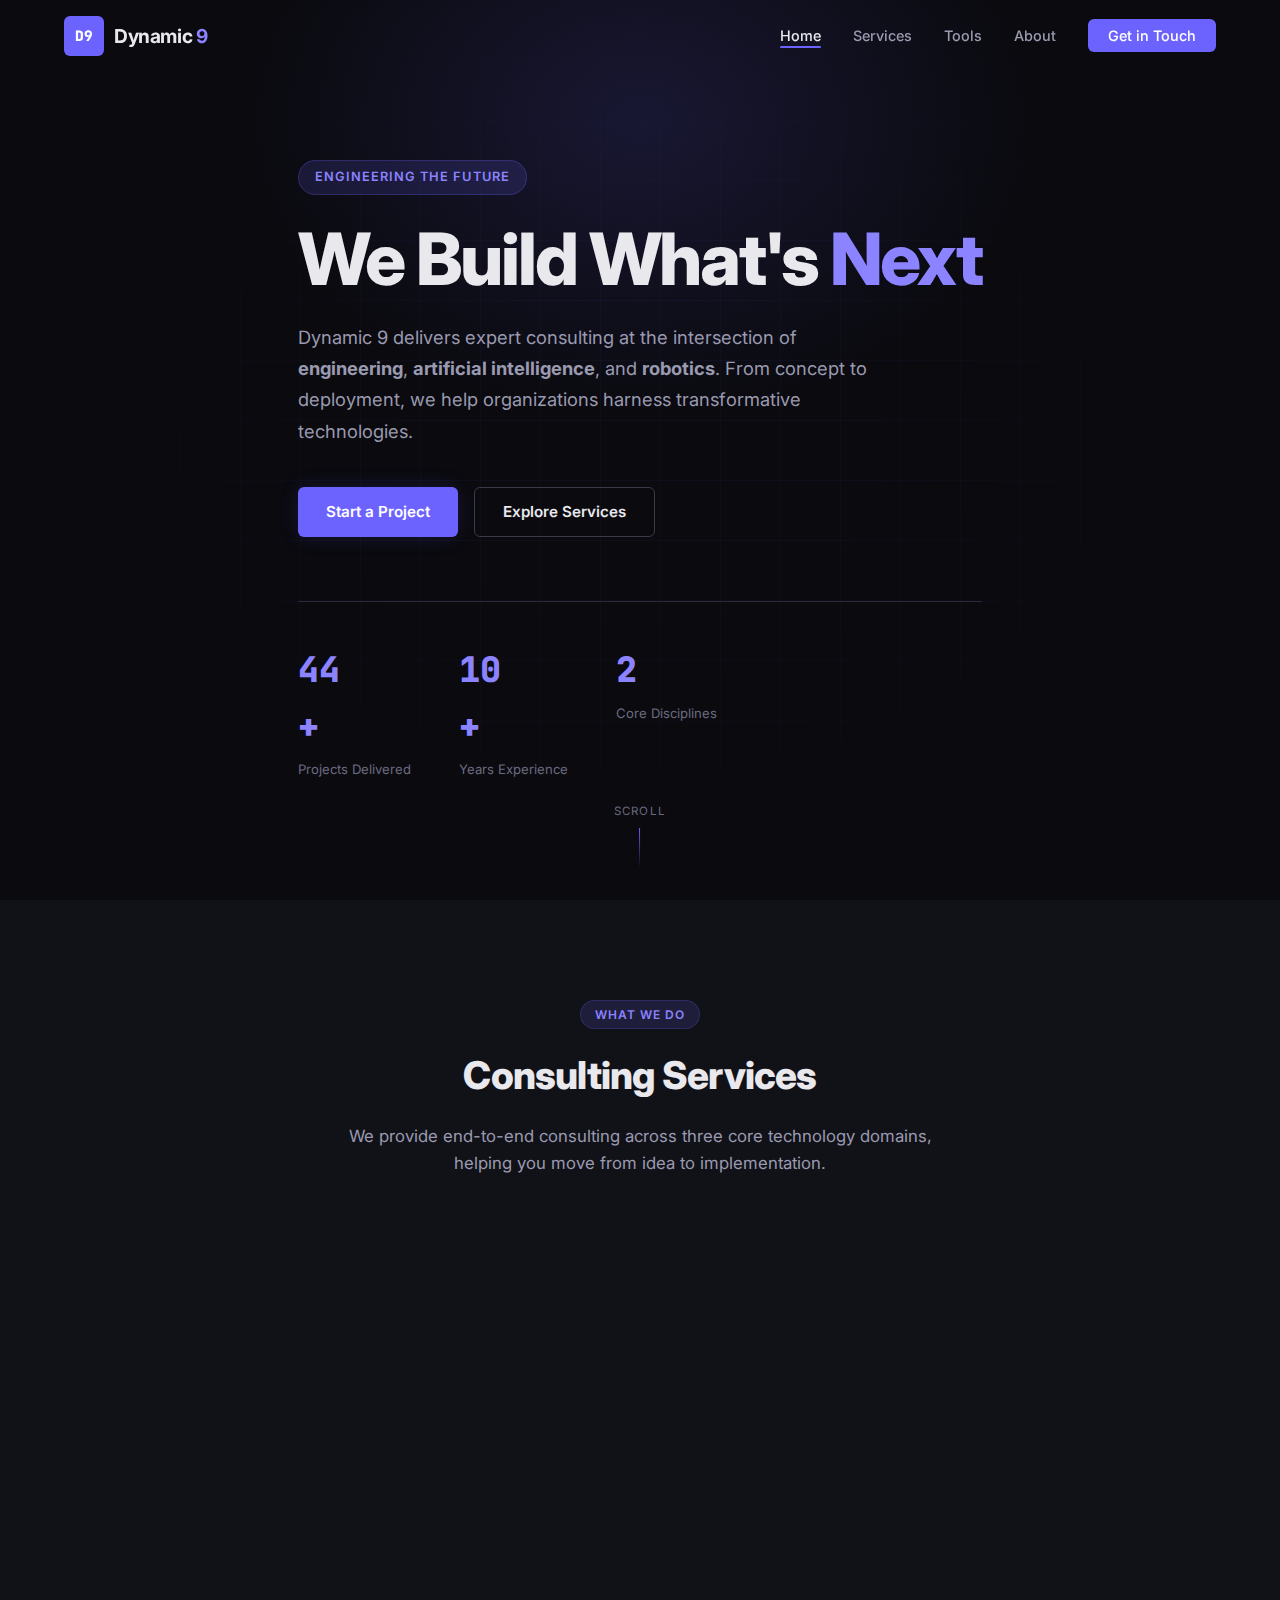
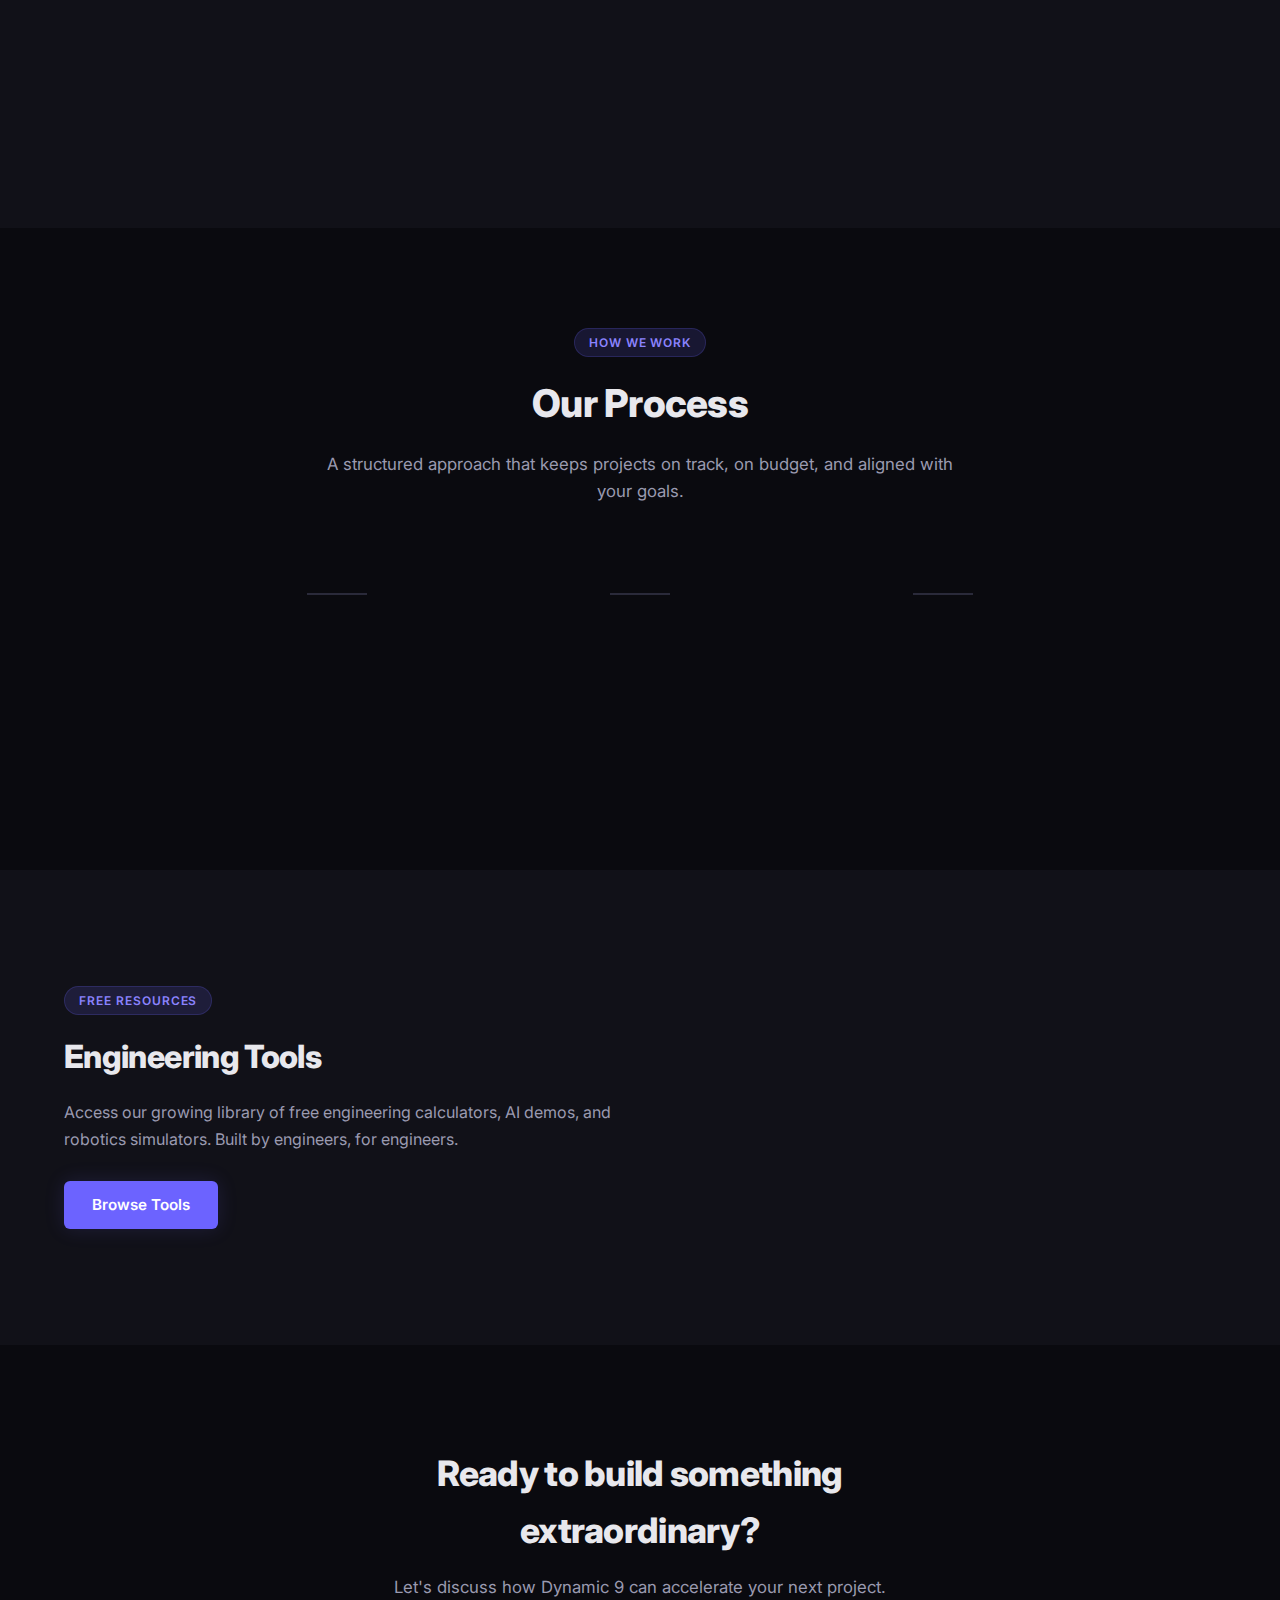
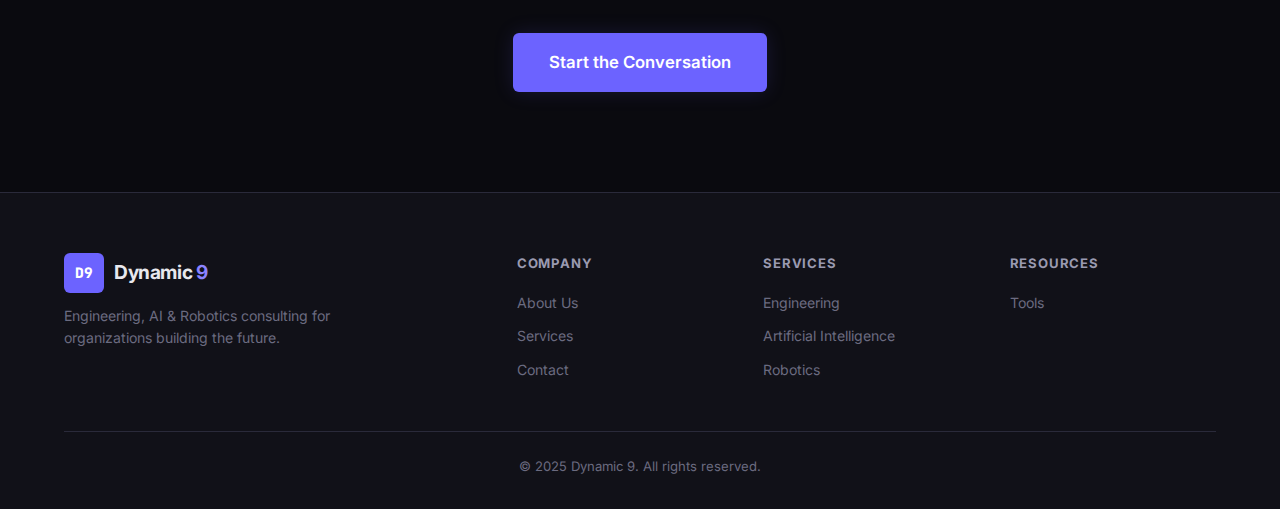
<file: index.html>
<!DOCTYPE html>
<html lang="en">
<head>
    <meta charset="UTF-8">
    <meta name="viewport" content="width=device-width, initial-scale=1.0">
    <meta name="description" content="Dynamic 9 — Engineering, AI & Robotics consulting services. We help businesses innovate through cutting-edge technology solutions.">
    <title>Dynamic 9 | Engineering, AI & Robotics Consulting</title>
    <link rel="stylesheet" href="css/style.css">
    <link rel="preconnect" href="https://fonts.googleapis.com">
    <link rel="preconnect" href="https://fonts.gstatic.com" crossorigin>
    <link href="https://fonts.googleapis.com/css2?family=Inter:wght@300;400;500;600;700;800&family=JetBrains+Mono:wght@400;500&display=swap" rel="stylesheet">
</head>
<body>
    <!-- Navigation -->
    <nav class="navbar" id="navbar">
        <div class="container nav-container">
            <a href="index.html" class="logo">
                <span class="logo-icon">D9</span>
                <span class="logo-text">Dynamic <span class="accent">9</span></span>
            </a>
            <ul class="nav-links" id="navLinks">
                <li><a href="index.html" class="active">Home</a></li>
                <li><a href="#services">Services</a></li>
                <li><a href="pages/tools.html">Tools</a></li>
                <li><a href="pages/about.html">About</a></li>
                <li><a href="pages/contact.html" class="nav-cta">Get in Touch</a></li>
            </ul>
            <button class="mobile-toggle" id="mobileToggle" aria-label="Toggle navigation">
                <span></span>
                <span></span>
                <span></span>
            </button>
        </div>
    </nav>

    <!-- Hero Section -->
    <header class="hero">
        <div class="hero-bg">
            <div class="grid-overlay"></div>
            <div class="hero-glow"></div>
        </div>
        <div class="container hero-content">
            <div class="hero-badge">Engineering the Future</div>
            <h1>We Build What's <span class="accent">Next</span></h1>
            <p class="hero-subtitle">
                Dynamic 9 delivers expert consulting at the intersection of
                <strong>engineering</strong>, <strong>artificial intelligence</strong>,
                and <strong>robotics</strong>. From concept to deployment, we help
                organizations harness transformative technologies.
            </p>
            <div class="hero-actions">
                <a href="pages/contact.html" class="btn btn-primary">Start a Project</a>
                <a href="#services" class="btn btn-outline">Explore Services</a>
            </div>
            <div class="hero-stats">
                <div class="stat">
                    <span class="stat-number" data-target="50">0</span><span class="stat-suffix">+</span>
                    <span class="stat-label">Projects Delivered</span>
                </div>
                <div class="stat">
                    <span class="stat-number" data-target="12">0</span><span class="stat-suffix">+</span>
                    <span class="stat-label">Years Experience</span>
                </div>
                <div class="stat">
                    <span class="stat-number" data-target="3">0</span>
                    <span class="stat-label">Core Disciplines</span>
                </div>
            </div>
        </div>
        <div class="scroll-indicator">
            <span>Scroll</span>
            <div class="scroll-line"></div>
        </div>
    </header>

    <!-- Services Section -->
    <section class="services" id="services">
        <div class="container">
            <div class="section-header">
                <span class="section-tag">What We Do</span>
                <h2>Consulting Services</h2>
                <p>We provide end-to-end consulting across three core technology domains, helping you move from idea to implementation.</p>
            </div>
            <div class="services-grid">
                <!-- Engineering -->
                <div class="service-card">
                    <div class="service-icon">
                        <svg viewBox="0 0 48 48" fill="none" stroke="currentColor" stroke-width="2">
                            <path d="M6 38L24 6l18 32H6z"/>
                            <circle cx="24" cy="28" r="4"/>
                            <line x1="24" y1="14" x2="24" y2="22"/>
                        </svg>
                    </div>
                    <h3>Engineering</h3>
                    <p>
                        Systems design, structural analysis, process optimization, and
                        product development. We bring rigorous engineering discipline
                        to every challenge.
                    </p>
                    <ul class="service-list">
                        <li>Mechanical & Structural Design</li>
                        <li>Systems Engineering</li>
                        <li>Process Optimization</li>
                        <li>Prototyping & Testing</li>
                    </ul>
                    <a href="pages/contact.html" class="service-link">Learn more &rarr;</a>
                </div>

                <!-- AI -->
                <div class="service-card featured">
                    <div class="service-badge">High Demand</div>
                    <div class="service-icon">
                        <svg viewBox="0 0 48 48" fill="none" stroke="currentColor" stroke-width="2">
                            <circle cx="24" cy="24" r="8"/>
                            <circle cx="10" cy="12" r="4"/>
                            <circle cx="38" cy="12" r="4"/>
                            <circle cx="10" cy="36" r="4"/>
                            <circle cx="38" cy="36" r="4"/>
                            <line x1="18" y1="19" x2="13" y2="15"/>
                            <line x1="30" y1="19" x2="35" y2="15"/>
                            <line x1="18" y1="29" x2="13" y2="33"/>
                            <line x1="30" y1="29" x2="35" y2="33"/>
                        </svg>
                    </div>
                    <h3>Artificial Intelligence</h3>
                    <p>
                        Machine learning strategy, model development, data pipelines,
                        and AI integration. We make AI practical and production-ready
                        for your business.
                    </p>
                    <ul class="service-list">
                        <li>ML Model Development</li>
                        <li>Computer Vision Systems</li>
                        <li>NLP & Conversational AI</li>
                        <li>AI Strategy & Roadmapping</li>
                    </ul>
                    <a href="pages/contact.html" class="service-link">Learn more &rarr;</a>
                </div>

                <!-- Robotics -->
                <div class="service-card">
                    <div class="service-icon">
                        <svg viewBox="0 0 48 48" fill="none" stroke="currentColor" stroke-width="2">
                            <rect x="14" y="8" width="20" height="16" rx="3"/>
                            <circle cx="20" cy="16" r="2"/>
                            <circle cx="28" cy="16" r="2"/>
                            <line x1="20" y1="20" x2="28" y2="20"/>
                            <rect x="10" y="28" width="28" height="12" rx="3"/>
                            <line x1="24" y1="24" x2="24" y2="28"/>
                            <line x1="16" y1="40" x2="16" y2="44"/>
                            <line x1="32" y1="40" x2="32" y2="44"/>
                        </svg>
                    </div>
                    <h3>Robotics</h3>
                    <p>
                        Robotic system design, automation solutions, ROS development,
                        and autonomous systems. We bring intelligent machines from
                        the lab to the field.
                    </p>
                    <ul class="service-list">
                        <li>Robotic System Design</li>
                        <li>Industrial Automation</li>
                        <li>Autonomous Navigation</li>
                        <li>Sensor Integration</li>
                    </ul>
                    <a href="pages/contact.html" class="service-link">Learn more &rarr;</a>
                </div>
            </div>
        </div>
    </section>

    <!-- Process Section -->
    <section class="process">
        <div class="container">
            <div class="section-header">
                <span class="section-tag">How We Work</span>
                <h2>Our Process</h2>
                <p>A structured approach that keeps projects on track, on budget, and aligned with your goals.</p>
            </div>
            <div class="process-steps">
                <div class="process-step">
                    <div class="step-number">01</div>
                    <h3>Discover</h3>
                    <p>We learn your business, define the problem space, and identify opportunities where technology creates real value.</p>
                </div>
                <div class="process-connector"></div>
                <div class="process-step">
                    <div class="step-number">02</div>
                    <h3>Design</h3>
                    <p>Architecture, prototyping, and technical planning. We map the solution before writing a single line of code.</p>
                </div>
                <div class="process-connector"></div>
                <div class="process-step">
                    <div class="step-number">03</div>
                    <h3>Develop</h3>
                    <p>Iterative engineering with regular checkpoints. You stay informed and in control throughout development.</p>
                </div>
                <div class="process-connector"></div>
                <div class="process-step">
                    <div class="step-number">04</div>
                    <h3>Deploy</h3>
                    <p>Launch, monitor, and optimize. We ensure your solution performs in the real world, not just in the lab.</p>
                </div>
            </div>
        </div>
    </section>

    <!-- Tools Teaser -->
    <section class="tools-teaser">
        <div class="container">
            <div class="tools-teaser-inner">
                <div class="tools-teaser-content">
                    <span class="section-tag">Free Resources</span>
                    <h2>Engineering Tools</h2>
                    <p>
                        Access our growing library of free engineering calculators,
                        AI demos, and robotics simulators. Built by engineers, for engineers.
                    </p>
                    <a href="pages/tools.html" class="btn btn-primary">Browse Tools</a>
                </div>
                <div class="tools-teaser-grid">
                    <div class="tool-preview">
                        <div class="tool-preview-icon">&#9881;</div>
                        <span>Unit Converter</span>
                    </div>
                    <div class="tool-preview">
                        <div class="tool-preview-icon">&#9889;</div>
                        <span>Load Calculator</span>
                    </div>
                    <div class="tool-preview">
                        <div class="tool-preview-icon">&#128202;</div>
                        <span>Data Visualizer</span>
                    </div>
                    <div class="tool-preview">
                        <div class="tool-preview-icon">&#129302;</div>
                        <span>AI Readiness Quiz</span>
                    </div>
                </div>
            </div>
        </div>
    </section>

    <!-- CTA Section -->
    <section class="cta">
        <div class="container">
            <div class="cta-content">
                <h2>Ready to build something extraordinary?</h2>
                <p>Let's discuss how Dynamic 9 can accelerate your next project.</p>
                <a href="pages/contact.html" class="btn btn-primary btn-lg">Start the Conversation</a>
            </div>
        </div>
    </section>

    <!-- Footer -->
    <footer class="footer">
        <div class="container">
            <div class="footer-grid">
                <div class="footer-brand">
                    <a href="index.html" class="logo">
                        <span class="logo-icon">D9</span>
                        <span class="logo-text">Dynamic <span class="accent">9</span></span>
                    </a>
                    <p>Engineering, AI & Robotics consulting for organizations building the future.</p>
                </div>
                <div class="footer-links">
                    <h4>Company</h4>
                    <ul>
                        <li><a href="pages/about.html">About Us</a></li>
                        <li><a href="#services">Services</a></li>
                        <li><a href="pages/contact.html">Contact</a></li>
                    </ul>
                </div>
                <div class="footer-links">
                    <h4>Services</h4>
                    <ul>
                        <li><a href="#services">Engineering</a></li>
                        <li><a href="#services">Artificial Intelligence</a></li>
                        <li><a href="#services">Robotics</a></li>
                    </ul>
                </div>
                <div class="footer-links">
                    <h4>Resources</h4>
                    <ul>
                        <li><a href="pages/tools.html">Tools</a></li>
                    </ul>
                </div>
            </div>
            <div class="footer-bottom">
                <p>&copy; 2025 Dynamic 9. All rights reserved.</p>
            </div>
        </div>
    </footer>

    <script src="js/main.js"></script>
</body>
</html>
</file>
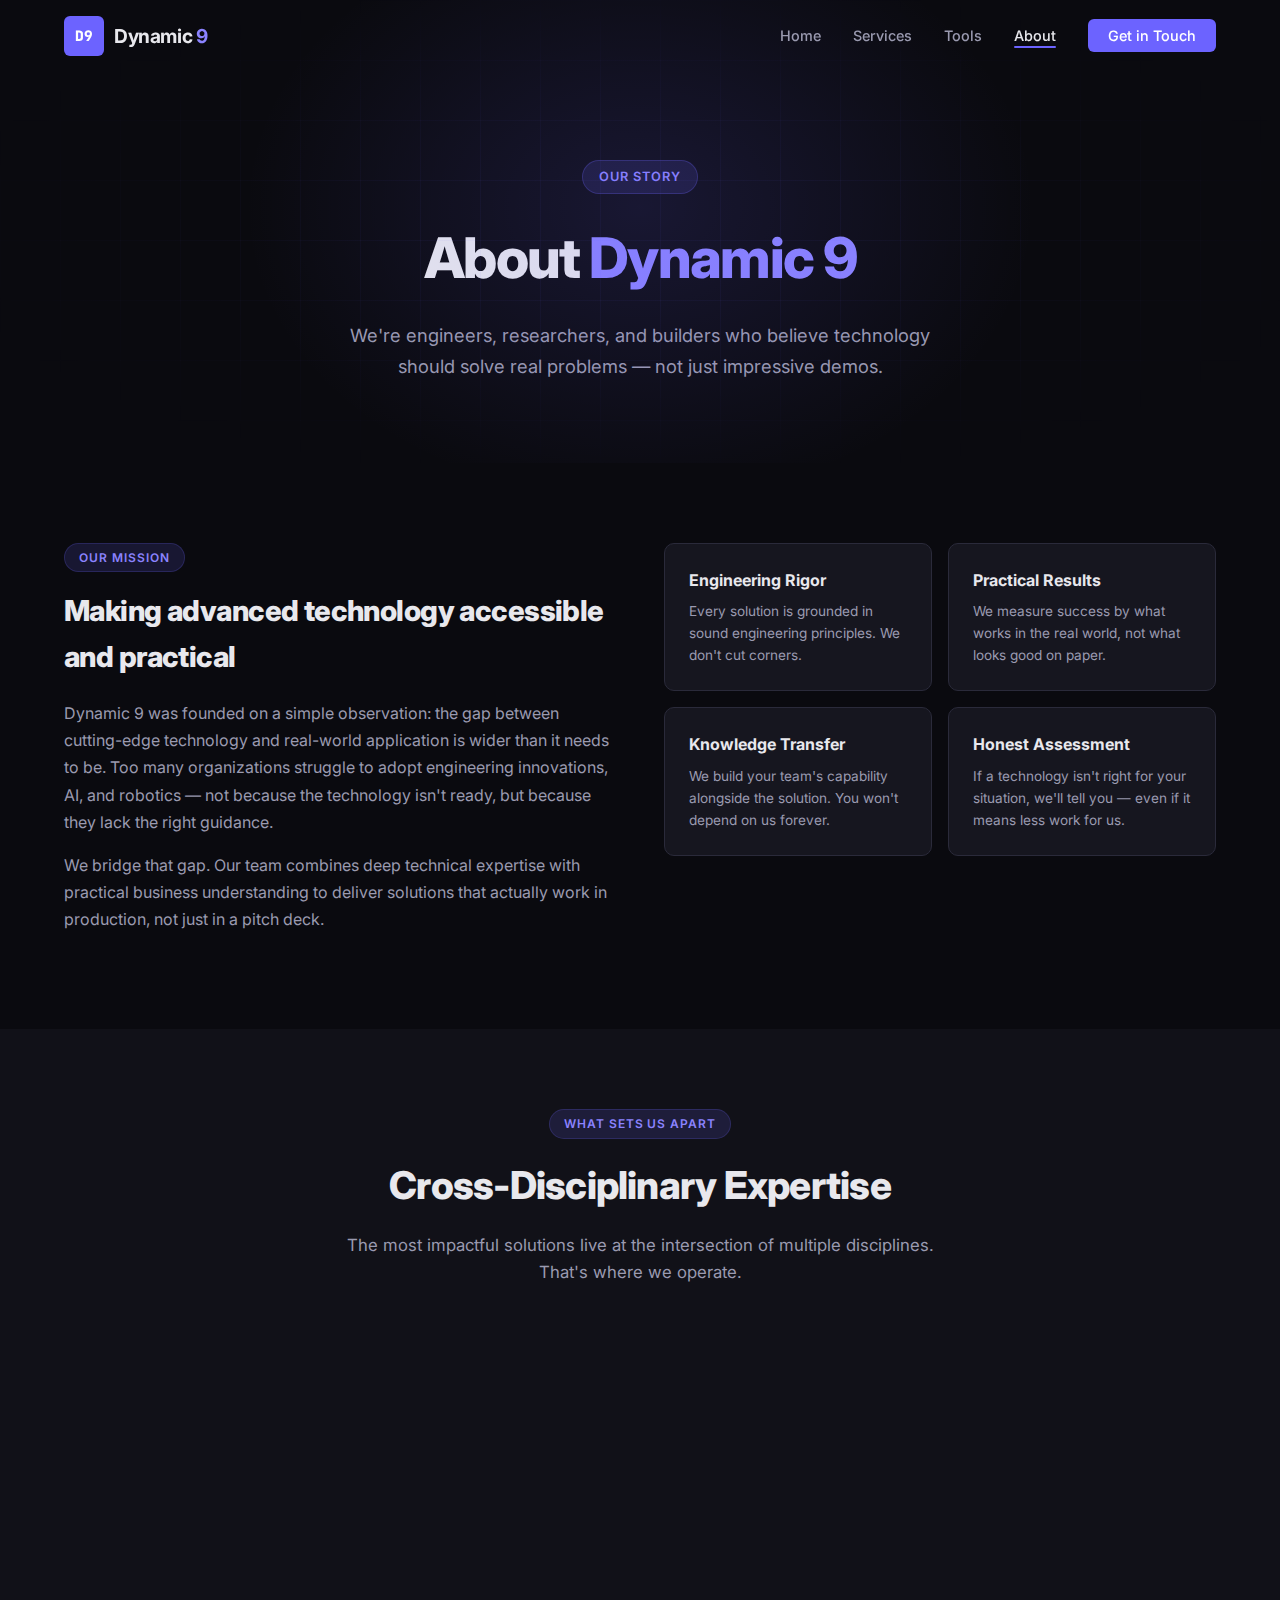
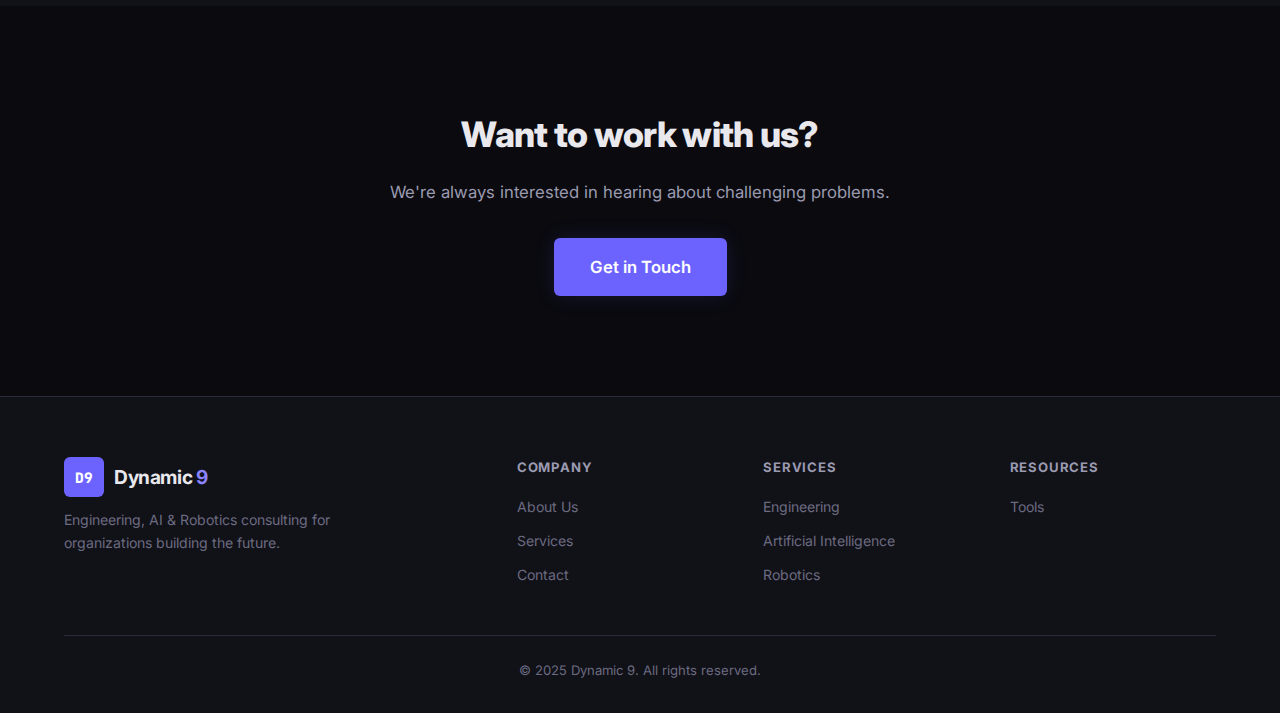
<file: pages/about.html>
<!DOCTYPE html>
<html lang="en">
<head>
    <meta charset="UTF-8">
    <meta name="viewport" content="width=device-width, initial-scale=1.0">
    <meta name="description" content="About Dynamic 9 — Who we are, our mission, and why we do what we do.">
    <title>About | Dynamic 9</title>
    <link rel="stylesheet" href="../css/style.css">
    <link rel="preconnect" href="https://fonts.googleapis.com">
    <link rel="preconnect" href="https://fonts.gstatic.com" crossorigin>
    <link href="https://fonts.googleapis.com/css2?family=Inter:wght@300;400;500;600;700;800&family=JetBrains+Mono:wght@400;500&display=swap" rel="stylesheet">
</head>
<body>
    <!-- Navigation -->
    <nav class="navbar" id="navbar">
        <div class="container nav-container">
            <a href="../index.html" class="logo">
                <span class="logo-icon">D9</span>
                <span class="logo-text">Dynamic <span class="accent">9</span></span>
            </a>
            <ul class="nav-links" id="navLinks">
                <li><a href="../index.html">Home</a></li>
                <li><a href="../index.html#services">Services</a></li>
                <li><a href="tools.html">Tools</a></li>
                <li><a href="about.html" class="active">About</a></li>
                <li><a href="contact.html" class="nav-cta">Get in Touch</a></li>
            </ul>
            <button class="mobile-toggle" id="mobileToggle" aria-label="Toggle navigation">
                <span></span>
                <span></span>
                <span></span>
            </button>
        </div>
    </nav>

    <!-- Page Header -->
    <header class="page-header">
        <div class="hero-bg">
            <div class="grid-overlay"></div>
            <div class="hero-glow"></div>
        </div>
        <div class="container">
            <div class="hero-badge">Our Story</div>
            <h1>About <span class="accent">Dynamic 9</span></h1>
            <p class="hero-subtitle">We're engineers, researchers, and builders who believe technology should solve real problems — not just impressive demos.</p>
        </div>
    </header>

    <!-- Mission Section -->
    <section class="about-section">
        <div class="container">
            <div class="about-grid">
                <div class="about-content">
                    <span class="section-tag">Our Mission</span>
                    <h2>Making advanced technology accessible and practical</h2>
                    <p>
                        Dynamic 9 was founded on a simple observation: the gap between cutting-edge technology
                        and real-world application is wider than it needs to be. Too many organizations struggle
                        to adopt engineering innovations, AI, and robotics — not because the technology isn't ready,
                        but because they lack the right guidance.
                    </p>
                    <p>
                        We bridge that gap. Our team combines deep technical expertise with practical business
                        understanding to deliver solutions that actually work in production, not just in a pitch deck.
                    </p>
                </div>
                <div class="about-values">
                    <div class="value-card">
                        <h3>Engineering Rigor</h3>
                        <p>Every solution is grounded in sound engineering principles. We don't cut corners.</p>
                    </div>
                    <div class="value-card">
                        <h3>Practical Results</h3>
                        <p>We measure success by what works in the real world, not what looks good on paper.</p>
                    </div>
                    <div class="value-card">
                        <h3>Knowledge Transfer</h3>
                        <p>We build your team's capability alongside the solution. You won't depend on us forever.</p>
                    </div>
                    <div class="value-card">
                        <h3>Honest Assessment</h3>
                        <p>If a technology isn't right for your situation, we'll tell you — even if it means less work for us.</p>
                    </div>
                </div>
            </div>
        </div>
    </section>

    <!-- Expertise Section -->
    <section class="expertise-section">
        <div class="container">
            <div class="section-header">
                <span class="section-tag">What Sets Us Apart</span>
                <h2>Cross-Disciplinary Expertise</h2>
                <p>The most impactful solutions live at the intersection of multiple disciplines. That's where we operate.</p>
            </div>
            <div class="expertise-grid">
                <div class="expertise-card">
                    <h3>Engineering + AI</h3>
                    <p>Predictive maintenance systems, digital twins, generative design, and intelligent manufacturing processes.</p>
                </div>
                <div class="expertise-card">
                    <h3>AI + Robotics</h3>
                    <p>Vision-guided robotics, reinforcement learning for control, autonomous systems, and adaptive manipulation.</p>
                </div>
                <div class="expertise-card">
                    <h3>Engineering + Robotics</h3>
                    <p>Custom actuator design, mechanical system integration, safety-critical systems, and ruggedized field robots.</p>
                </div>
            </div>
        </div>
    </section>

    <!-- CTA -->
    <section class="cta">
        <div class="container">
            <div class="cta-content">
                <h2>Want to work with us?</h2>
                <p>We're always interested in hearing about challenging problems.</p>
                <a href="contact.html" class="btn btn-primary btn-lg">Get in Touch</a>
            </div>
        </div>
    </section>

    <!-- Footer -->
    <footer class="footer">
        <div class="container">
            <div class="footer-grid">
                <div class="footer-brand">
                    <a href="../index.html" class="logo">
                        <span class="logo-icon">D9</span>
                        <span class="logo-text">Dynamic <span class="accent">9</span></span>
                    </a>
                    <p>Engineering, AI & Robotics consulting for organizations building the future.</p>
                </div>
                <div class="footer-links">
                    <h4>Company</h4>
                    <ul>
                        <li><a href="about.html">About Us</a></li>
                        <li><a href="../index.html#services">Services</a></li>
                        <li><a href="contact.html">Contact</a></li>
                    </ul>
                </div>
                <div class="footer-links">
                    <h4>Services</h4>
                    <ul>
                        <li><a href="../index.html#services">Engineering</a></li>
                        <li><a href="../index.html#services">Artificial Intelligence</a></li>
                        <li><a href="../index.html#services">Robotics</a></li>
                    </ul>
                </div>
                <div class="footer-links">
                    <h4>Resources</h4>
                    <ul>
                        <li><a href="tools.html">Tools</a></li>
                    </ul>
                </div>
            </div>
            <div class="footer-bottom">
                <p>&copy; 2025 Dynamic 9. All rights reserved.</p>
            </div>
        </div>
    </footer>

    <script src="../js/main.js"></script>
</body>
</html>
</file>
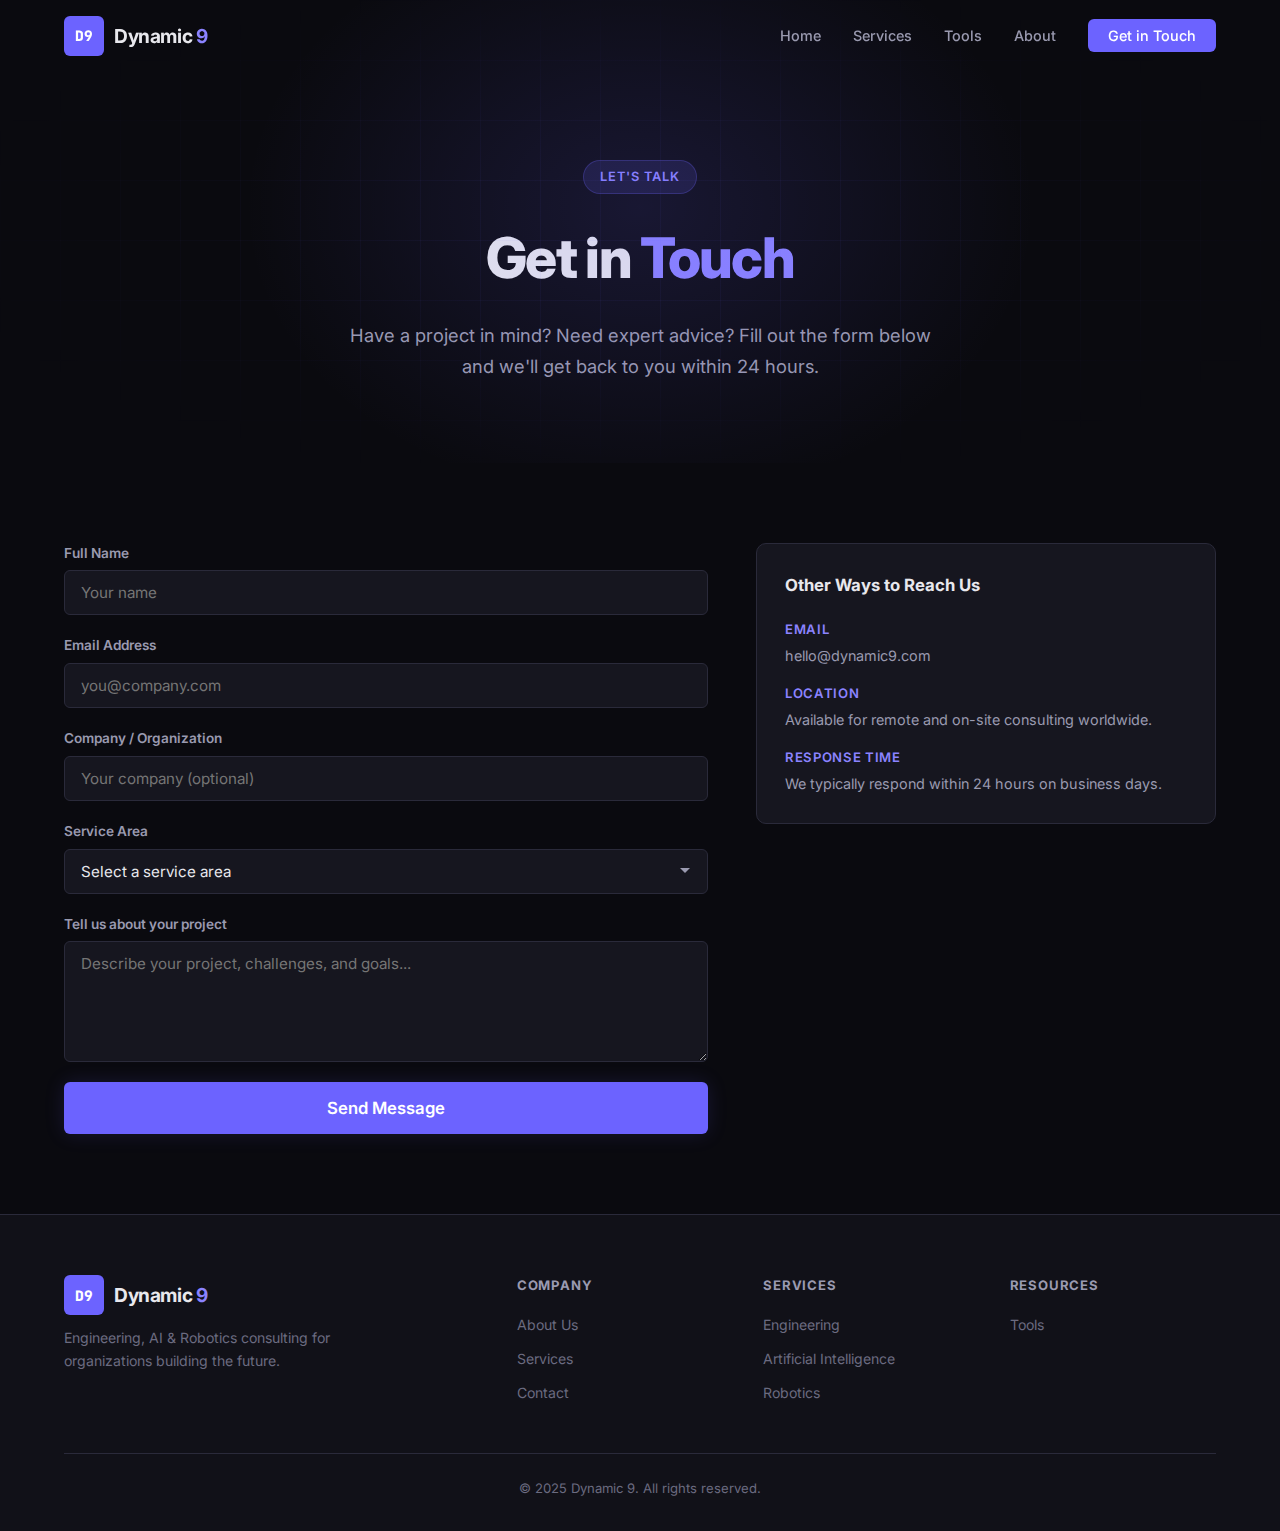
<file: pages/contact.html>
<!DOCTYPE html>
<html lang="en">
<head>
    <meta charset="UTF-8">
    <meta name="viewport" content="width=device-width, initial-scale=1.0">
    <meta name="description" content="Contact Dynamic 9 — Start a conversation about your engineering, AI, or robotics project.">
    <title>Contact | Dynamic 9</title>
    <link rel="stylesheet" href="../css/style.css">
    <link rel="preconnect" href="https://fonts.googleapis.com">
    <link rel="preconnect" href="https://fonts.gstatic.com" crossorigin>
    <link href="https://fonts.googleapis.com/css2?family=Inter:wght@300;400;500;600;700;800&family=JetBrains+Mono:wght@400;500&display=swap" rel="stylesheet">
</head>
<body>
    <!-- Navigation -->
    <nav class="navbar" id="navbar">
        <div class="container nav-container">
            <a href="../index.html" class="logo">
                <span class="logo-icon">D9</span>
                <span class="logo-text">Dynamic <span class="accent">9</span></span>
            </a>
            <ul class="nav-links" id="navLinks">
                <li><a href="../index.html">Home</a></li>
                <li><a href="../index.html#services">Services</a></li>
                <li><a href="tools.html">Tools</a></li>
                <li><a href="about.html">About</a></li>
                <li><a href="contact.html" class="nav-cta active">Get in Touch</a></li>
            </ul>
            <button class="mobile-toggle" id="mobileToggle" aria-label="Toggle navigation">
                <span></span>
                <span></span>
                <span></span>
            </button>
        </div>
    </nav>

    <!-- Page Header -->
    <header class="page-header">
        <div class="hero-bg">
            <div class="grid-overlay"></div>
            <div class="hero-glow"></div>
        </div>
        <div class="container">
            <div class="hero-badge">Let's Talk</div>
            <h1>Get in <span class="accent">Touch</span></h1>
            <p class="hero-subtitle">Have a project in mind? Need expert advice? Fill out the form below and we'll get back to you within 24 hours.</p>
        </div>
    </header>

    <!-- Contact Section -->
    <section class="contact-section">
        <div class="container">
            <div class="contact-grid">
                <!-- Contact Form -->
                <div class="contact-form-wrapper">
                    <form class="contact-form" id="contactForm">
                        <div class="form-group">
                            <label for="name">Full Name</label>
                            <input type="text" id="name" name="name" required placeholder="Your name">
                        </div>
                        <div class="form-group">
                            <label for="email">Email Address</label>
                            <input type="email" id="email" name="email" required placeholder="you@company.com">
                        </div>
                        <div class="form-group">
                            <label for="company">Company / Organization</label>
                            <input type="text" id="company" name="company" placeholder="Your company (optional)">
                        </div>
                        <div class="form-group">
                            <label for="service">Service Area</label>
                            <select id="service" name="service">
                                <option value="" disabled selected>Select a service area</option>
                                <option value="engineering">Engineering</option>
                                <option value="ai">Artificial Intelligence</option>
                                <option value="robotics">Robotics</option>
                                <option value="multiple">Multiple / Not Sure</option>
                            </select>
                        </div>
                        <div class="form-group">
                            <label for="message">Tell us about your project</label>
                            <textarea id="message" name="message" rows="5" required placeholder="Describe your project, challenges, and goals..."></textarea>
                        </div>
                        <button type="submit" class="btn btn-primary btn-lg btn-full">Send Message</button>
                    </form>
                    <div class="form-success" id="formSuccess">
                        <div class="success-icon">&#10003;</div>
                        <h3>Message Sent</h3>
                        <p>Thanks for reaching out. We'll review your message and get back to you within 24 hours.</p>
                    </div>
                </div>

                <!-- Contact Info Sidebar -->
                <div class="contact-info">
                    <div class="contact-info-card">
                        <h3>Other Ways to Reach Us</h3>
                        <div class="contact-method">
                            <h4>Email</h4>
                            <p>hello@dynamic9.com</p>
                        </div>
                        <div class="contact-method">
                            <h4>Location</h4>
                            <p>Available for remote and on-site consulting worldwide.</p>
                        </div>
                        <div class="contact-method">
                            <h4>Response Time</h4>
                            <p>We typically respond within 24 hours on business days.</p>
                        </div>
                    </div>
                    <div class="contact-info-card">
                        <h3>What Happens Next?</h3>
                        <ol class="next-steps">
                            <li>We review your message and research your requirements</li>
                            <li>We schedule a free 30-minute discovery call</li>
                            <li>We provide a tailored proposal with scope, timeline, and pricing</li>
                        </ol>
                    </div>
                </div>
            </div>
        </div>
    </section>

    <!-- Footer -->
    <footer class="footer">
        <div class="container">
            <div class="footer-grid">
                <div class="footer-brand">
                    <a href="../index.html" class="logo">
                        <span class="logo-icon">D9</span>
                        <span class="logo-text">Dynamic <span class="accent">9</span></span>
                    </a>
                    <p>Engineering, AI & Robotics consulting for organizations building the future.</p>
                </div>
                <div class="footer-links">
                    <h4>Company</h4>
                    <ul>
                        <li><a href="about.html">About Us</a></li>
                        <li><a href="../index.html#services">Services</a></li>
                        <li><a href="contact.html">Contact</a></li>
                    </ul>
                </div>
                <div class="footer-links">
                    <h4>Services</h4>
                    <ul>
                        <li><a href="../index.html#services">Engineering</a></li>
                        <li><a href="../index.html#services">Artificial Intelligence</a></li>
                        <li><a href="../index.html#services">Robotics</a></li>
                    </ul>
                </div>
                <div class="footer-links">
                    <h4>Resources</h4>
                    <ul>
                        <li><a href="tools.html">Tools</a></li>
                    </ul>
                </div>
            </div>
            <div class="footer-bottom">
                <p>&copy; 2025 Dynamic 9. All rights reserved.</p>
            </div>
        </div>
    </footer>

    <script src="../js/main.js"></script>
</body>
</html>
</file>
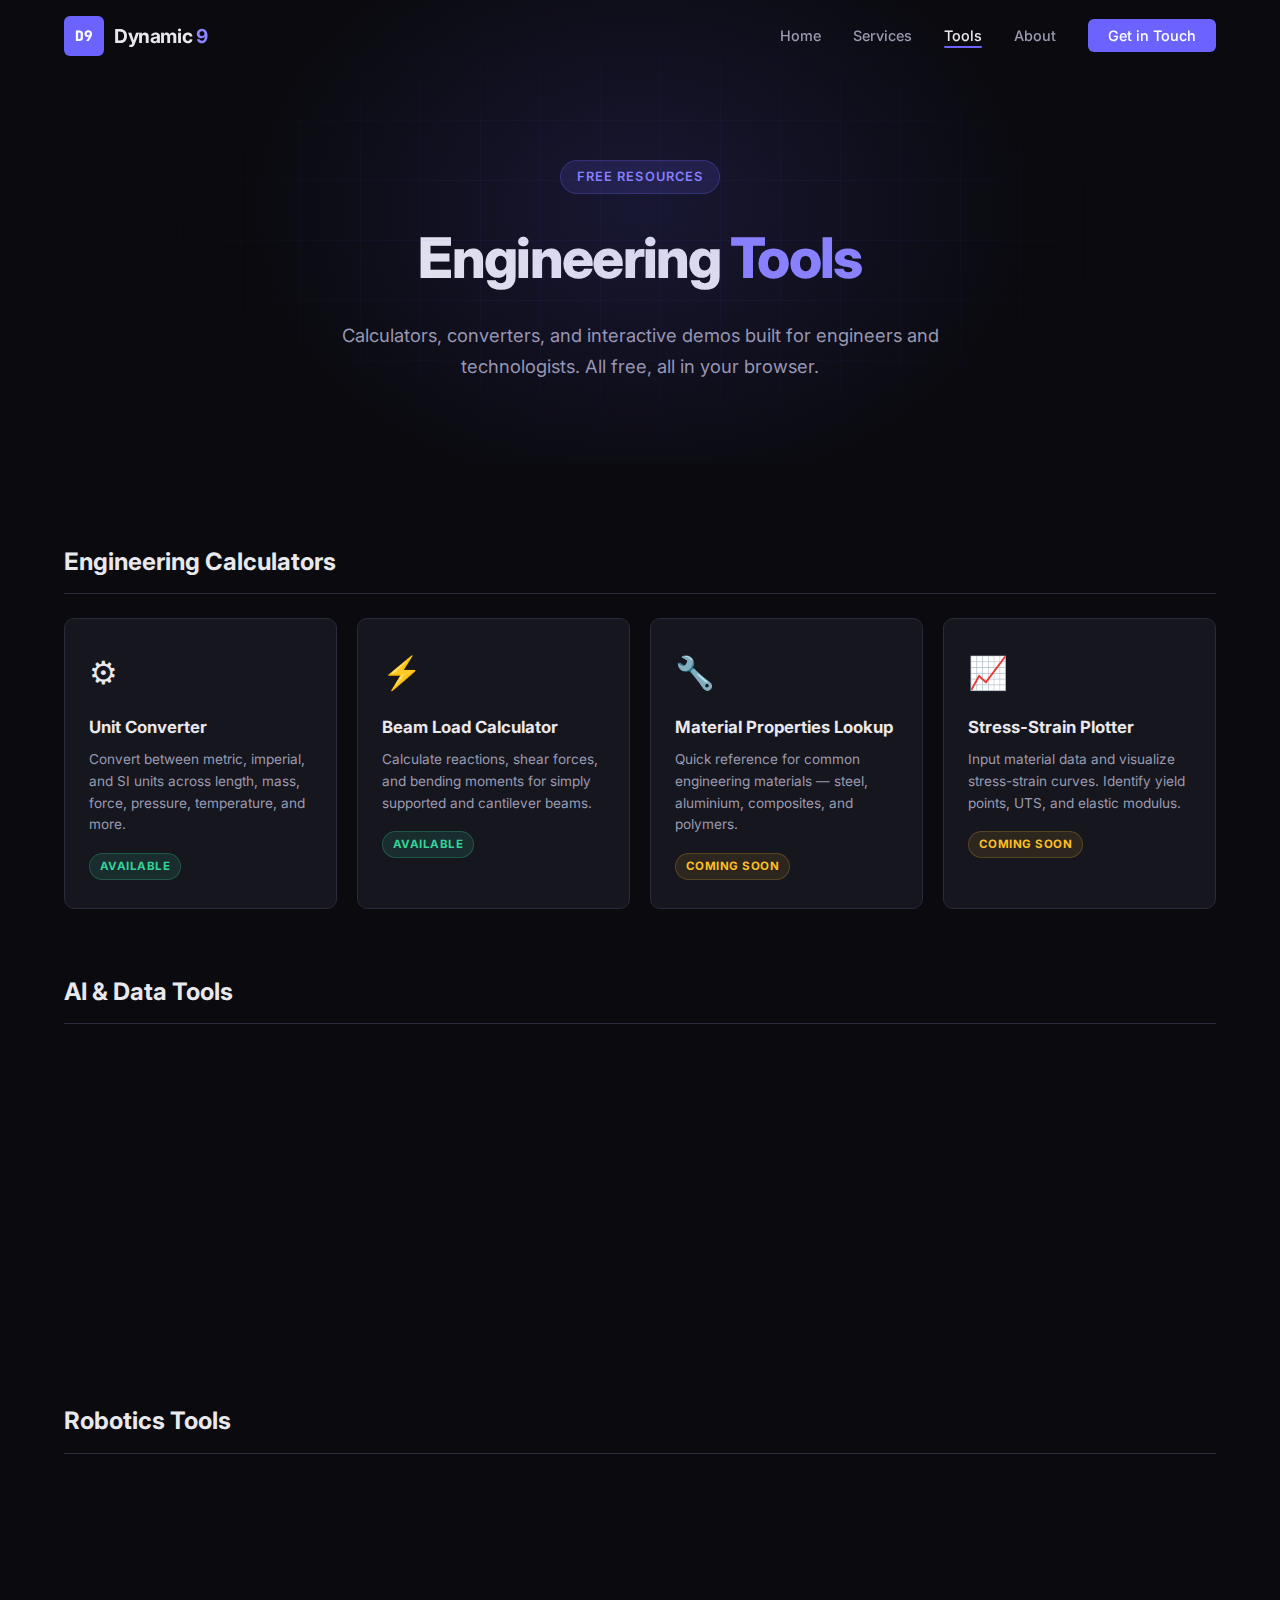
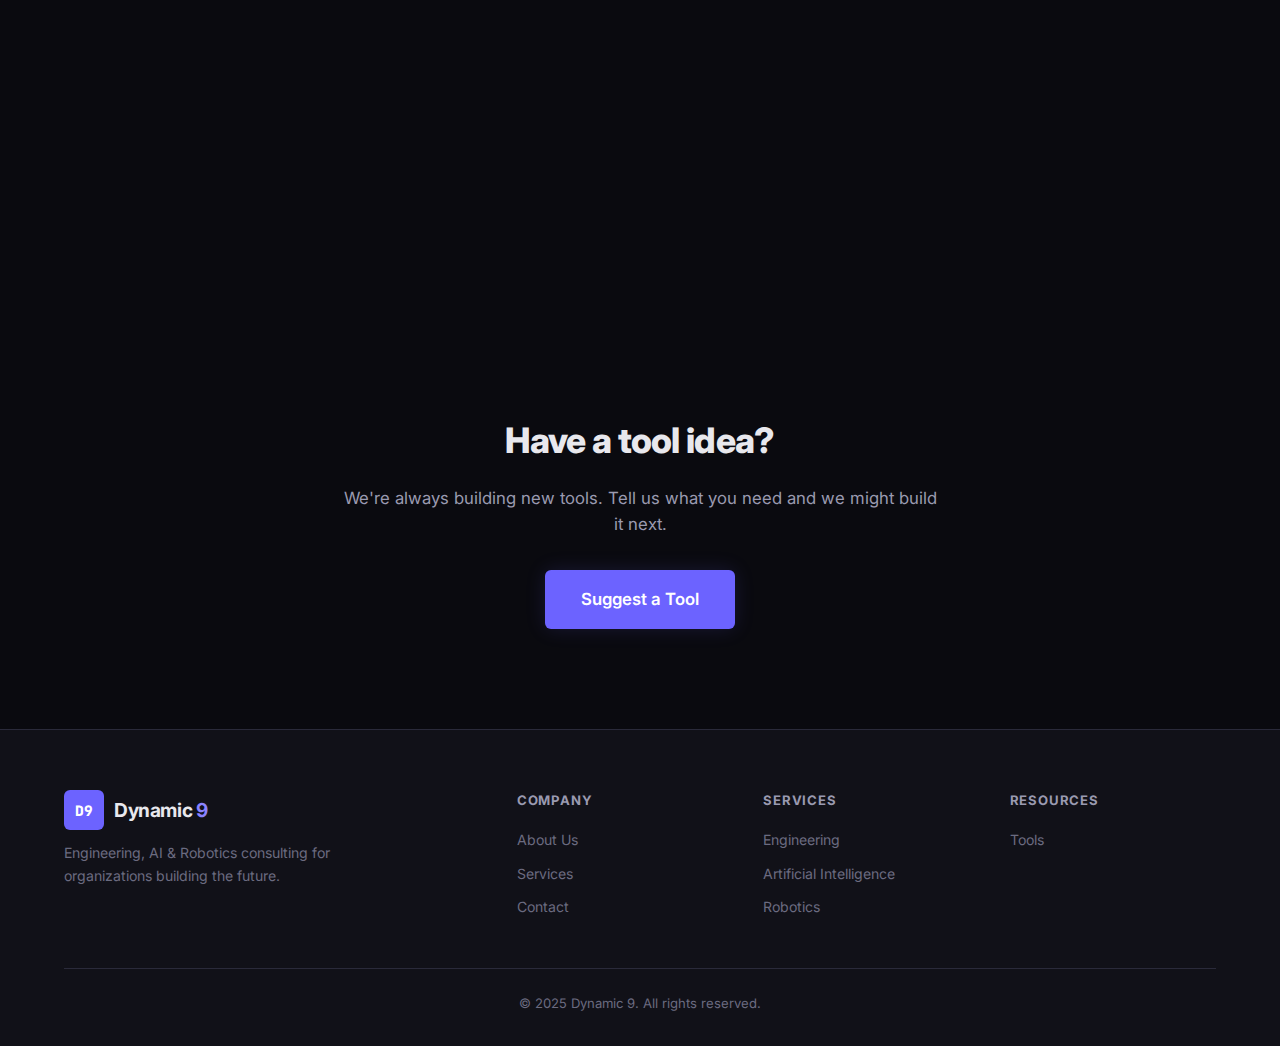
<file: pages/tools.html>
<!DOCTYPE html>
<html lang="en">
<head>
    <meta charset="UTF-8">
    <meta name="viewport" content="width=device-width, initial-scale=1.0">
    <meta name="description" content="Free engineering tools, AI demos, and calculators from Dynamic 9.">
    <title>Tools | Dynamic 9</title>
    <link rel="stylesheet" href="../css/style.css">
    <link rel="preconnect" href="https://fonts.googleapis.com">
    <link rel="preconnect" href="https://fonts.gstatic.com" crossorigin>
    <link href="https://fonts.googleapis.com/css2?family=Inter:wght@300;400;500;600;700;800&family=JetBrains+Mono:wght@400;500&display=swap" rel="stylesheet">
</head>
<body>
    <!-- Navigation -->
    <nav class="navbar" id="navbar">
        <div class="container nav-container">
            <a href="../index.html" class="logo">
                <span class="logo-icon">D9</span>
                <span class="logo-text">Dynamic <span class="accent">9</span></span>
            </a>
            <ul class="nav-links" id="navLinks">
                <li><a href="../index.html">Home</a></li>
                <li><a href="../index.html#services">Services</a></li>
                <li><a href="tools.html" class="active">Tools</a></li>
                <li><a href="about.html">About</a></li>
                <li><a href="contact.html" class="nav-cta">Get in Touch</a></li>
            </ul>
            <button class="mobile-toggle" id="mobileToggle" aria-label="Toggle navigation">
                <span></span>
                <span></span>
                <span></span>
            </button>
        </div>
    </nav>

    <!-- Page Header -->
    <header class="page-header">
        <div class="hero-bg">
            <div class="grid-overlay"></div>
            <div class="hero-glow"></div>
        </div>
        <div class="container">
            <div class="hero-badge">Free Resources</div>
            <h1>Engineering <span class="accent">Tools</span></h1>
            <p class="hero-subtitle">Calculators, converters, and interactive demos built for engineers and technologists. All free, all in your browser.</p>
        </div>
    </header>

    <!-- Tools Grid -->
    <section class="tools-section">
        <div class="container">
            <!-- Category: Engineering Calculators -->
            <div class="tools-category">
                <h2>Engineering Calculators</h2>
                <div class="tools-grid">
                    <div class="tool-card">
                        <div class="tool-card-icon">&#9881;</div>
                        <h3>Unit Converter</h3>
                        <p>Convert between metric, imperial, and SI units across length, mass, force, pressure, temperature, and more.</p>
                        <span class="tool-status available">Available</span>
                    </div>
                    <div class="tool-card">
                        <div class="tool-card-icon">&#9889;</div>
                        <h3>Beam Load Calculator</h3>
                        <p>Calculate reactions, shear forces, and bending moments for simply supported and cantilever beams.</p>
                        <span class="tool-status available">Available</span>
                    </div>
                    <div class="tool-card">
                        <div class="tool-card-icon">&#128295;</div>
                        <h3>Material Properties Lookup</h3>
                        <p>Quick reference for common engineering materials — steel, aluminium, composites, and polymers.</p>
                        <span class="tool-status coming-soon">Coming Soon</span>
                    </div>
                    <div class="tool-card">
                        <div class="tool-card-icon">&#128200;</div>
                        <h3>Stress-Strain Plotter</h3>
                        <p>Input material data and visualize stress-strain curves. Identify yield points, UTS, and elastic modulus.</p>
                        <span class="tool-status coming-soon">Coming Soon</span>
                    </div>
                </div>
            </div>

            <!-- Category: AI Tools -->
            <div class="tools-category">
                <h2>AI &amp; Data Tools</h2>
                <div class="tools-grid">
                    <div class="tool-card">
                        <div class="tool-card-icon">&#128202;</div>
                        <h3>Data Visualizer</h3>
                        <p>Upload CSV data and generate interactive charts — bar, line, scatter, and heatmaps — right in your browser.</p>
                        <span class="tool-status available">Available</span>
                    </div>
                    <div class="tool-card">
                        <div class="tool-card-icon">&#129302;</div>
                        <h3>AI Readiness Assessment</h3>
                        <p>Take a quick quiz to evaluate how prepared your organization is to adopt AI solutions effectively.</p>
                        <span class="tool-status available">Available</span>
                    </div>
                    <div class="tool-card">
                        <div class="tool-card-icon">&#128101;</div>
                        <h3>ML Model Selector</h3>
                        <p>Answer questions about your data and use case, and get recommendations on which ML models to evaluate.</p>
                        <span class="tool-status coming-soon">Coming Soon</span>
                    </div>
                    <div class="tool-card">
                        <div class="tool-card-icon">&#128290;</div>
                        <h3>Dataset Quality Checker</h3>
                        <p>Upload a dataset and get an instant report on completeness, distributions, outliers, and data quality.</p>
                        <span class="tool-status coming-soon">Coming Soon</span>
                    </div>
                </div>
            </div>

            <!-- Category: Robotics -->
            <div class="tools-category">
                <h2>Robotics Tools</h2>
                <div class="tools-grid">
                    <div class="tool-card">
                        <div class="tool-card-icon">&#128736;</div>
                        <h3>Kinematics Calculator</h3>
                        <p>Forward and inverse kinematics for 2-DOF and 3-DOF robotic arms. Visualize joint configurations.</p>
                        <span class="tool-status coming-soon">Coming Soon</span>
                    </div>
                    <div class="tool-card">
                        <div class="tool-card-icon">&#128668;</div>
                        <h3>Motor Sizing Tool</h3>
                        <p>Input your load, speed, and duty cycle requirements to get motor torque and power recommendations.</p>
                        <span class="tool-status coming-soon">Coming Soon</span>
                    </div>
                    <div class="tool-card">
                        <div class="tool-card-icon">&#127919;</div>
                        <h3>PID Tuner Simulator</h3>
                        <p>Interactive PID controller tuning. Adjust gains and see the system response in real time.</p>
                        <span class="tool-status coming-soon">Coming Soon</span>
                    </div>
                    <div class="tool-card">
                        <div class="tool-card-icon">&#128225;</div>
                        <h3>Sensor Selection Guide</h3>
                        <p>Describe your sensing requirements and get matched with appropriate sensor types and specifications.</p>
                        <span class="tool-status coming-soon">Coming Soon</span>
                    </div>
                </div>
            </div>
        </div>
    </section>

    <!-- Suggest Tool CTA -->
    <section class="cta">
        <div class="container">
            <div class="cta-content">
                <h2>Have a tool idea?</h2>
                <p>We're always building new tools. Tell us what you need and we might build it next.</p>
                <a href="contact.html" class="btn btn-primary btn-lg">Suggest a Tool</a>
            </div>
        </div>
    </section>

    <!-- Footer -->
    <footer class="footer">
        <div class="container">
            <div class="footer-grid">
                <div class="footer-brand">
                    <a href="../index.html" class="logo">
                        <span class="logo-icon">D9</span>
                        <span class="logo-text">Dynamic <span class="accent">9</span></span>
                    </a>
                    <p>Engineering, AI & Robotics consulting for organizations building the future.</p>
                </div>
                <div class="footer-links">
                    <h4>Company</h4>
                    <ul>
                        <li><a href="about.html">About Us</a></li>
                        <li><a href="../index.html#services">Services</a></li>
                        <li><a href="contact.html">Contact</a></li>
                    </ul>
                </div>
                <div class="footer-links">
                    <h4>Services</h4>
                    <ul>
                        <li><a href="../index.html#services">Engineering</a></li>
                        <li><a href="../index.html#services">Artificial Intelligence</a></li>
                        <li><a href="../index.html#services">Robotics</a></li>
                    </ul>
                </div>
                <div class="footer-links">
                    <h4>Resources</h4>
                    <ul>
                        <li><a href="tools.html">Tools</a></li>
                    </ul>
                </div>
            </div>
            <div class="footer-bottom">
                <p>&copy; 2025 Dynamic 9. All rights reserved.</p>
            </div>
        </div>
    </footer>

    <script src="../js/main.js"></script>
</body>
</html>
</file>
<file: css/style.css>
/* ============================================
   Dynamic 9 — Stylesheet
   ============================================ */

/* --- Reset & Base --- */
*, *::before, *::after {
    margin: 0;
    padding: 0;
    box-sizing: border-box;
}

:root {
    --color-bg: #0a0a0f;
    --color-bg-secondary: #111118;
    --color-bg-card: #16161f;
    --color-bg-card-hover: #1c1c28;
    --color-surface: #1e1e2a;
    --color-border: #2a2a3a;
    --color-border-light: #3a3a4a;
    --color-text: #e8e8ed;
    --color-text-secondary: #9a9ab0;
    --color-text-muted: #6b6b80;
    --color-accent: #6c63ff;
    --color-accent-light: #8b83ff;
    --color-accent-glow: rgba(108, 99, 255, 0.15);
    --color-accent-glow-strong: rgba(108, 99, 255, 0.3);
    --color-success: #34d399;
    --color-warning: #fbbf24;
    --font-primary: 'Inter', -apple-system, BlinkMacSystemFont, sans-serif;
    --font-mono: 'JetBrains Mono', 'Fira Code', monospace;
    --radius-sm: 6px;
    --radius-md: 10px;
    --radius-lg: 16px;
    --radius-xl: 24px;
    --shadow-sm: 0 2px 8px rgba(0,0,0,0.3);
    --shadow-md: 0 4px 20px rgba(0,0,0,0.4);
    --shadow-lg: 0 8px 40px rgba(0,0,0,0.5);
    --transition: 0.25s ease;
}

html {
    scroll-behavior: smooth;
    font-size: 16px;
}

body {
    font-family: var(--font-primary);
    background: var(--color-bg);
    color: var(--color-text);
    line-height: 1.6;
    -webkit-font-smoothing: antialiased;
    overflow-x: hidden;
}

a {
    color: var(--color-accent-light);
    text-decoration: none;
    transition: color var(--transition);
}

a:hover {
    color: var(--color-text);
}

img {
    max-width: 100%;
    display: block;
}

ul {
    list-style: none;
}

.container {
    max-width: 1200px;
    margin: 0 auto;
    padding: 0 24px;
}

/* --- Buttons --- */
.btn {
    display: inline-flex;
    align-items: center;
    justify-content: center;
    padding: 12px 28px;
    border-radius: var(--radius-sm);
    font-family: var(--font-primary);
    font-size: 0.95rem;
    font-weight: 600;
    border: none;
    cursor: pointer;
    transition: all var(--transition);
    text-decoration: none;
    gap: 8px;
}

.btn-primary {
    background: var(--color-accent);
    color: #fff;
    box-shadow: 0 0 20px var(--color-accent-glow);
}

.btn-primary:hover {
    background: var(--color-accent-light);
    color: #fff;
    box-shadow: 0 0 30px var(--color-accent-glow-strong);
    transform: translateY(-1px);
}

.btn-outline {
    background: transparent;
    color: var(--color-text);
    border: 1px solid var(--color-border-light);
}

.btn-outline:hover {
    border-color: var(--color-accent);
    color: var(--color-accent-light);
    background: var(--color-accent-glow);
}

.btn-lg {
    padding: 16px 36px;
    font-size: 1.05rem;
}

.btn-full {
    width: 100%;
}

/* --- Navigation --- */
.navbar {
    position: fixed;
    top: 0;
    left: 0;
    right: 0;
    z-index: 1000;
    padding: 16px 0;
    transition: all 0.3s ease;
    background: transparent;
}

.navbar.scrolled {
    background: rgba(10, 10, 15, 0.92);
    backdrop-filter: blur(20px);
    border-bottom: 1px solid var(--color-border);
    padding: 10px 0;
}

.nav-container {
    display: flex;
    align-items: center;
    justify-content: space-between;
}

.logo {
    display: flex;
    align-items: center;
    gap: 10px;
    text-decoration: none;
    color: var(--color-text);
}

.logo:hover {
    color: var(--color-text);
}

.logo-icon {
    display: flex;
    align-items: center;
    justify-content: center;
    width: 40px;
    height: 40px;
    background: var(--color-accent);
    color: #fff;
    border-radius: var(--radius-sm);
    font-weight: 800;
    font-size: 0.9rem;
    font-family: var(--font-mono);
}

.logo-text {
    font-size: 1.2rem;
    font-weight: 700;
    letter-spacing: -0.02em;
}

.accent {
    color: var(--color-accent-light);
}

.nav-links {
    display: flex;
    align-items: center;
    gap: 32px;
}

.nav-links a {
    color: var(--color-text-secondary);
    font-size: 0.9rem;
    font-weight: 500;
    transition: color var(--transition);
    position: relative;
}

.nav-links a:hover,
.nav-links a.active {
    color: var(--color-text);
}

.nav-links a.active::after {
    content: '';
    position: absolute;
    bottom: -4px;
    left: 0;
    right: 0;
    height: 2px;
    background: var(--color-accent);
    border-radius: 1px;
}

.nav-cta {
    background: var(--color-accent);
    color: #fff !important;
    padding: 8px 20px;
    border-radius: var(--radius-sm);
}

.nav-cta:hover {
    background: var(--color-accent-light) !important;
    color: #fff !important;
}

.nav-cta.active::after {
    display: none !important;
}

.mobile-toggle {
    display: none;
    flex-direction: column;
    gap: 5px;
    background: none;
    border: none;
    cursor: pointer;
    padding: 4px;
}

.mobile-toggle span {
    display: block;
    width: 24px;
    height: 2px;
    background: var(--color-text);
    transition: all 0.3s ease;
    border-radius: 2px;
}

/* --- Hero Section --- */
.hero {
    position: relative;
    min-height: 100vh;
    display: flex;
    align-items: center;
    padding: 120px 0 80px;
    overflow: hidden;
}

.hero-bg {
    position: absolute;
    inset: 0;
    z-index: 0;
}

.grid-overlay {
    position: absolute;
    inset: 0;
    background-image:
        linear-gradient(rgba(108, 99, 255, 0.05) 1px, transparent 1px),
        linear-gradient(90deg, rgba(108, 99, 255, 0.05) 1px, transparent 1px);
    background-size: 60px 60px;
    mask-image: radial-gradient(ellipse 80% 80% at 50% 50%, black 20%, transparent 70%);
}

.hero-glow {
    position: absolute;
    top: -20%;
    left: 50%;
    transform: translateX(-50%);
    width: 800px;
    height: 600px;
    background: radial-gradient(ellipse, var(--color-accent-glow) 0%, transparent 70%);
    pointer-events: none;
}

.hero-content {
    position: relative;
    z-index: 1;
    max-width: 780px;
}

.hero-badge {
    display: inline-block;
    padding: 6px 16px;
    background: var(--color-accent-glow);
    border: 1px solid rgba(108, 99, 255, 0.25);
    border-radius: 100px;
    font-size: 0.8rem;
    font-weight: 600;
    color: var(--color-accent-light);
    text-transform: uppercase;
    letter-spacing: 0.08em;
    margin-bottom: 24px;
}

.hero h1 {
    font-size: clamp(2.8rem, 6vw, 4.5rem);
    font-weight: 800;
    line-height: 1.1;
    letter-spacing: -0.03em;
    margin-bottom: 24px;
}

.hero-subtitle {
    font-size: 1.15rem;
    color: var(--color-text-secondary);
    max-width: 600px;
    margin-bottom: 40px;
    line-height: 1.7;
}

.hero-actions {
    display: flex;
    gap: 16px;
    margin-bottom: 64px;
    flex-wrap: wrap;
}

.hero-stats {
    display: flex;
    gap: 48px;
    padding-top: 40px;
    border-top: 1px solid var(--color-border);
}

.stat {
    display: flex;
    flex-direction: column;
}

.stat-number {
    font-size: 2.2rem;
    font-weight: 800;
    font-family: var(--font-mono);
    color: var(--color-accent-light);
}

.stat-suffix {
    font-size: 2.2rem;
    font-weight: 800;
    font-family: var(--font-mono);
    color: var(--color-accent-light);
}

.stat-label {
    font-size: 0.82rem;
    color: var(--color-text-muted);
    margin-top: 4px;
}

.scroll-indicator {
    position: absolute;
    bottom: 32px;
    left: 50%;
    transform: translateX(-50%);
    display: flex;
    flex-direction: column;
    align-items: center;
    gap: 8px;
    color: var(--color-text-muted);
    font-size: 0.72rem;
    text-transform: uppercase;
    letter-spacing: 0.1em;
}

.scroll-line {
    width: 1px;
    height: 40px;
    background: linear-gradient(to bottom, var(--color-accent), transparent);
    animation: scrollPulse 2s ease-in-out infinite;
}

@keyframes scrollPulse {
    0%, 100% { opacity: 0.3; transform: scaleY(0.6); }
    50% { opacity: 1; transform: scaleY(1); }
}

/* --- Page Header (sub-pages) --- */
.page-header {
    position: relative;
    padding: 160px 0 80px;
    text-align: center;
    overflow: hidden;
}

.page-header h1 {
    font-size: clamp(2.2rem, 5vw, 3.5rem);
    font-weight: 800;
    letter-spacing: -0.03em;
    margin-bottom: 16px;
}

.page-header .hero-subtitle {
    max-width: 600px;
    margin: 0 auto;
}

.page-header .hero-badge {
    margin-bottom: 20px;
}

/* --- Sections Common --- */
.section-header {
    text-align: center;
    max-width: 640px;
    margin: 0 auto 56px;
}

.section-tag {
    display: inline-block;
    padding: 4px 14px;
    background: var(--color-accent-glow);
    border: 1px solid rgba(108, 99, 255, 0.2);
    border-radius: 100px;
    font-size: 0.75rem;
    font-weight: 600;
    color: var(--color-accent-light);
    text-transform: uppercase;
    letter-spacing: 0.08em;
    margin-bottom: 16px;
}

.section-header h2 {
    font-size: clamp(1.8rem, 3vw, 2.5rem);
    font-weight: 800;
    letter-spacing: -0.02em;
    margin-bottom: 16px;
}

.section-header p {
    color: var(--color-text-secondary);
    font-size: 1.05rem;
}

/* --- Services Section --- */
.services {
    padding: 100px 0;
    background: var(--color-bg-secondary);
}

.services-grid {
    display: grid;
    grid-template-columns: repeat(3, 1fr);
    gap: 24px;
}

.service-card {
    position: relative;
    background: var(--color-bg-card);
    border: 1px solid var(--color-border);
    border-radius: var(--radius-lg);
    padding: 36px 28px;
    transition: all var(--transition);
}

.service-card:hover {
    border-color: var(--color-accent);
    background: var(--color-bg-card-hover);
    transform: translateY(-4px);
    box-shadow: 0 8px 40px rgba(108, 99, 255, 0.1);
}

.service-card.featured {
    border-color: var(--color-accent);
    background: linear-gradient(135deg, var(--color-bg-card) 0%, rgba(108, 99, 255, 0.05) 100%);
}

.service-badge {
    position: absolute;
    top: 16px;
    right: 16px;
    padding: 4px 10px;
    background: var(--color-accent);
    color: #fff;
    font-size: 0.7rem;
    font-weight: 700;
    text-transform: uppercase;
    letter-spacing: 0.05em;
    border-radius: 100px;
}

.service-icon {
    width: 56px;
    height: 56px;
    display: flex;
    align-items: center;
    justify-content: center;
    background: var(--color-accent-glow);
    border-radius: var(--radius-md);
    margin-bottom: 20px;
    color: var(--color-accent-light);
}

.service-icon svg {
    width: 28px;
    height: 28px;
}

.service-card h3 {
    font-size: 1.25rem;
    font-weight: 700;
    margin-bottom: 12px;
}

.service-card > p {
    color: var(--color-text-secondary);
    font-size: 0.92rem;
    margin-bottom: 20px;
    line-height: 1.6;
}

.service-list {
    margin-bottom: 24px;
}

.service-list li {
    padding: 6px 0;
    padding-left: 20px;
    position: relative;
    font-size: 0.88rem;
    color: var(--color-text-secondary);
}

.service-list li::before {
    content: '';
    position: absolute;
    left: 0;
    top: 13px;
    width: 6px;
    height: 6px;
    background: var(--color-accent);
    border-radius: 50%;
}

.service-link {
    display: inline-block;
    font-size: 0.9rem;
    font-weight: 600;
    color: var(--color-accent-light);
}

.service-link:hover {
    color: var(--color-text);
}

/* --- Process Section --- */
.process {
    padding: 100px 0;
}

.process-steps {
    display: flex;
    align-items: flex-start;
    gap: 0;
}

.process-step {
    flex: 1;
    text-align: center;
    padding: 0 20px;
}

.step-number {
    font-size: 2.5rem;
    font-weight: 800;
    font-family: var(--font-mono);
    color: var(--color-accent);
    opacity: 0.4;
    margin-bottom: 16px;
}

.process-step h3 {
    font-size: 1.15rem;
    font-weight: 700;
    margin-bottom: 10px;
}

.process-step p {
    font-size: 0.88rem;
    color: var(--color-text-secondary);
    line-height: 1.6;
}

.process-connector {
    width: 60px;
    height: 2px;
    background: var(--color-border);
    margin-top: 32px;
    flex-shrink: 0;
}

/* --- Tools Teaser --- */
.tools-teaser {
    padding: 100px 0;
    background: var(--color-bg-secondary);
}

.tools-teaser-inner {
    display: grid;
    grid-template-columns: 1fr 1fr;
    gap: 48px;
    align-items: center;
}

.tools-teaser-content h2 {
    font-size: 2rem;
    font-weight: 800;
    letter-spacing: -0.02em;
    margin-bottom: 16px;
}

.tools-teaser-content p {
    color: var(--color-text-secondary);
    margin-bottom: 28px;
    line-height: 1.7;
}

.tools-teaser-grid {
    display: grid;
    grid-template-columns: 1fr 1fr;
    gap: 16px;
}

.tool-preview {
    background: var(--color-bg-card);
    border: 1px solid var(--color-border);
    border-radius: var(--radius-md);
    padding: 24px;
    text-align: center;
    transition: all var(--transition);
}

.tool-preview:hover {
    border-color: var(--color-accent);
    background: var(--color-bg-card-hover);
    transform: translateY(-2px);
}

.tool-preview-icon {
    font-size: 1.8rem;
    margin-bottom: 8px;
}

.tool-preview span {
    font-size: 0.85rem;
    font-weight: 600;
    color: var(--color-text-secondary);
}

/* --- Tools Section (tools page) --- */
.tools-section {
    padding: 80px 0;
}

.tools-category {
    margin-bottom: 64px;
}

.tools-category h2 {
    font-size: 1.5rem;
    font-weight: 700;
    margin-bottom: 24px;
    padding-bottom: 12px;
    border-bottom: 1px solid var(--color-border);
}

.tools-grid {
    display: grid;
    grid-template-columns: repeat(4, 1fr);
    gap: 20px;
}

.tool-card {
    background: var(--color-bg-card);
    border: 1px solid var(--color-border);
    border-radius: var(--radius-md);
    padding: 28px 24px;
    transition: all var(--transition);
}

.tool-card:hover {
    border-color: var(--color-accent);
    background: var(--color-bg-card-hover);
    transform: translateY(-3px);
    box-shadow: var(--shadow-md);
}

.tool-card-icon {
    font-size: 2rem;
    margin-bottom: 16px;
}

.tool-card h3 {
    font-size: 1.05rem;
    font-weight: 700;
    margin-bottom: 8px;
}

.tool-card p {
    font-size: 0.85rem;
    color: var(--color-text-secondary);
    line-height: 1.6;
    margin-bottom: 16px;
}

.tool-status {
    display: inline-block;
    padding: 3px 10px;
    border-radius: 100px;
    font-size: 0.72rem;
    font-weight: 700;
    text-transform: uppercase;
    letter-spacing: 0.04em;
}

.tool-status.available {
    background: rgba(52, 211, 153, 0.12);
    color: var(--color-success);
    border: 1px solid rgba(52, 211, 153, 0.25);
}

.tool-status.coming-soon {
    background: rgba(251, 191, 36, 0.1);
    color: var(--color-warning);
    border: 1px solid rgba(251, 191, 36, 0.2);
}

/* --- About Section --- */
.about-section {
    padding: 80px 0;
}

.about-grid {
    display: grid;
    grid-template-columns: 1fr 1fr;
    gap: 48px;
    align-items: start;
}

.about-content h2 {
    font-size: 1.8rem;
    font-weight: 800;
    letter-spacing: -0.02em;
    margin-bottom: 20px;
}

.about-content p {
    color: var(--color-text-secondary);
    margin-bottom: 16px;
    line-height: 1.7;
}

.about-values {
    display: grid;
    grid-template-columns: 1fr 1fr;
    gap: 16px;
}

.value-card {
    background: var(--color-bg-card);
    border: 1px solid var(--color-border);
    border-radius: var(--radius-md);
    padding: 24px;
    transition: all var(--transition);
}

.value-card:hover {
    border-color: var(--color-accent);
}

.value-card h3 {
    font-size: 1rem;
    font-weight: 700;
    margin-bottom: 8px;
}

.value-card p {
    font-size: 0.85rem;
    color: var(--color-text-secondary);
    line-height: 1.6;
}

/* --- Expertise Section --- */
.expertise-section {
    padding: 80px 0;
    background: var(--color-bg-secondary);
}

.expertise-grid {
    display: grid;
    grid-template-columns: repeat(3, 1fr);
    gap: 24px;
}

.expertise-card {
    background: var(--color-bg-card);
    border: 1px solid var(--color-border);
    border-radius: var(--radius-lg);
    padding: 36px 28px;
    transition: all var(--transition);
}

.expertise-card:hover {
    border-color: var(--color-accent);
    transform: translateY(-3px);
}

.expertise-card h3 {
    font-size: 1.15rem;
    font-weight: 700;
    color: var(--color-accent-light);
    margin-bottom: 12px;
}

.expertise-card p {
    font-size: 0.9rem;
    color: var(--color-text-secondary);
    line-height: 1.6;
}

/* --- Contact Section --- */
.contact-section {
    padding: 80px 0;
}

.contact-grid {
    display: grid;
    grid-template-columns: 1.4fr 1fr;
    gap: 48px;
    align-items: start;
}

.contact-form {
    display: flex;
    flex-direction: column;
    gap: 20px;
}

.form-group {
    display: flex;
    flex-direction: column;
    gap: 6px;
}

.form-group label {
    font-size: 0.85rem;
    font-weight: 600;
    color: var(--color-text-secondary);
}

.form-group input,
.form-group select,
.form-group textarea {
    background: var(--color-bg-card);
    border: 1px solid var(--color-border);
    border-radius: var(--radius-sm);
    padding: 12px 16px;
    font-family: var(--font-primary);
    font-size: 0.95rem;
    color: var(--color-text);
    transition: border-color var(--transition);
    outline: none;
}

.form-group input:focus,
.form-group select:focus,
.form-group textarea:focus {
    border-color: var(--color-accent);
    box-shadow: 0 0 0 3px var(--color-accent-glow);
}

.form-group select {
    cursor: pointer;
    appearance: none;
    background-image: url("data:image/svg+xml,%3Csvg xmlns='http://www.w3.org/2000/svg' width='12' height='8' viewBox='0 0 12 8'%3E%3Cpath fill='%239a9ab0' d='M1 1l5 5 5-5'/%3E%3C/svg%3E");
    background-repeat: no-repeat;
    background-position: right 16px center;
}

.form-group textarea {
    resize: vertical;
    min-height: 120px;
}

.form-success {
    display: none;
    text-align: center;
    padding: 48px;
    background: var(--color-bg-card);
    border: 1px solid rgba(52, 211, 153, 0.3);
    border-radius: var(--radius-lg);
}

.form-success.visible {
    display: block;
}

.success-icon {
    width: 56px;
    height: 56px;
    margin: 0 auto 16px;
    background: rgba(52, 211, 153, 0.12);
    border-radius: 50%;
    display: flex;
    align-items: center;
    justify-content: center;
    color: var(--color-success);
    font-size: 1.6rem;
    font-weight: 700;
}

.form-success h3 {
    font-size: 1.3rem;
    margin-bottom: 8px;
}

.form-success p {
    color: var(--color-text-secondary);
    font-size: 0.92rem;
}

.contact-info {
    display: flex;
    flex-direction: column;
    gap: 20px;
}

.contact-info-card {
    background: var(--color-bg-card);
    border: 1px solid var(--color-border);
    border-radius: var(--radius-md);
    padding: 28px;
}

.contact-info-card h3 {
    font-size: 1.05rem;
    font-weight: 700;
    margin-bottom: 20px;
}

.contact-method {
    margin-bottom: 16px;
}

.contact-method:last-child {
    margin-bottom: 0;
}

.contact-method h4 {
    font-size: 0.82rem;
    font-weight: 600;
    color: var(--color-accent-light);
    text-transform: uppercase;
    letter-spacing: 0.05em;
    margin-bottom: 4px;
}

.contact-method p {
    color: var(--color-text-secondary);
    font-size: 0.9rem;
}

.next-steps {
    counter-reset: steps;
    padding-left: 0;
}

.next-steps li {
    counter-increment: steps;
    padding: 8px 0 8px 32px;
    position: relative;
    font-size: 0.88rem;
    color: var(--color-text-secondary);
    line-height: 1.5;
}

.next-steps li::before {
    content: counter(steps);
    position: absolute;
    left: 0;
    top: 8px;
    width: 22px;
    height: 22px;
    background: var(--color-accent-glow);
    border: 1px solid rgba(108, 99, 255, 0.3);
    border-radius: 50%;
    display: flex;
    align-items: center;
    justify-content: center;
    font-size: 0.72rem;
    font-weight: 700;
    color: var(--color-accent-light);
}

/* --- CTA Section --- */
.cta {
    padding: 100px 0;
    text-align: center;
}

.cta-content {
    max-width: 600px;
    margin: 0 auto;
}

.cta-content h2 {
    font-size: clamp(1.6rem, 3vw, 2.2rem);
    font-weight: 800;
    letter-spacing: -0.02em;
    margin-bottom: 16px;
}

.cta-content p {
    color: var(--color-text-secondary);
    font-size: 1.05rem;
    margin-bottom: 32px;
}

/* --- Footer --- */
.footer {
    padding: 60px 0 32px;
    border-top: 1px solid var(--color-border);
    background: var(--color-bg-secondary);
}

.footer-grid {
    display: grid;
    grid-template-columns: 2fr 1fr 1fr 1fr;
    gap: 40px;
    margin-bottom: 40px;
}

.footer-brand p {
    color: var(--color-text-muted);
    font-size: 0.88rem;
    margin-top: 12px;
    max-width: 280px;
    line-height: 1.6;
}

.footer-links h4 {
    font-size: 0.82rem;
    font-weight: 700;
    text-transform: uppercase;
    letter-spacing: 0.06em;
    color: var(--color-text-secondary);
    margin-bottom: 16px;
}

.footer-links li {
    margin-bottom: 8px;
}

.footer-links a {
    color: var(--color-text-muted);
    font-size: 0.88rem;
    transition: color var(--transition);
}

.footer-links a:hover {
    color: var(--color-text);
}

.footer-bottom {
    padding-top: 24px;
    border-top: 1px solid var(--color-border);
    text-align: center;
}

.footer-bottom p {
    color: var(--color-text-muted);
    font-size: 0.82rem;
}

/* --- Responsive --- */
@media (max-width: 1024px) {
    .services-grid {
        grid-template-columns: 1fr;
        max-width: 500px;
        margin: 0 auto;
    }

    .tools-grid {
        grid-template-columns: repeat(2, 1fr);
    }

    .expertise-grid {
        grid-template-columns: 1fr;
        max-width: 500px;
        margin: 0 auto;
    }

    .process-steps {
        flex-direction: column;
        align-items: center;
        gap: 24px;
    }

    .process-connector {
        width: 2px;
        height: 30px;
        margin: 0;
    }

    .tools-teaser-inner {
        grid-template-columns: 1fr;
    }

    .about-grid {
        grid-template-columns: 1fr;
    }

    .contact-grid {
        grid-template-columns: 1fr;
    }

    .footer-grid {
        grid-template-columns: 1fr 1fr;
        gap: 32px;
    }
}

@media (max-width: 768px) {
    .nav-links {
        display: none;
        position: fixed;
        top: 0;
        left: 0;
        right: 0;
        bottom: 0;
        background: rgba(10, 10, 15, 0.98);
        backdrop-filter: blur(20px);
        flex-direction: column;
        justify-content: center;
        align-items: center;
        gap: 28px;
        z-index: 999;
    }

    .nav-links.open {
        display: flex;
    }

    .nav-links a {
        font-size: 1.2rem;
    }

    .mobile-toggle {
        display: flex;
        z-index: 1001;
    }

    .mobile-toggle.active span:nth-child(1) {
        transform: rotate(45deg) translate(5px, 5px);
    }

    .mobile-toggle.active span:nth-child(2) {
        opacity: 0;
    }

    .mobile-toggle.active span:nth-child(3) {
        transform: rotate(-45deg) translate(5px, -5px);
    }

    .hero h1 {
        font-size: 2.4rem;
    }

    .hero-stats {
        flex-direction: column;
        gap: 20px;
    }

    .tools-grid {
        grid-template-columns: 1fr;
    }

    .about-values {
        grid-template-columns: 1fr;
    }

    .footer-grid {
        grid-template-columns: 1fr;
        gap: 28px;
    }

    .hero-actions {
        flex-direction: column;
    }

    .hero-actions .btn {
        text-align: center;
    }
}
</file>
